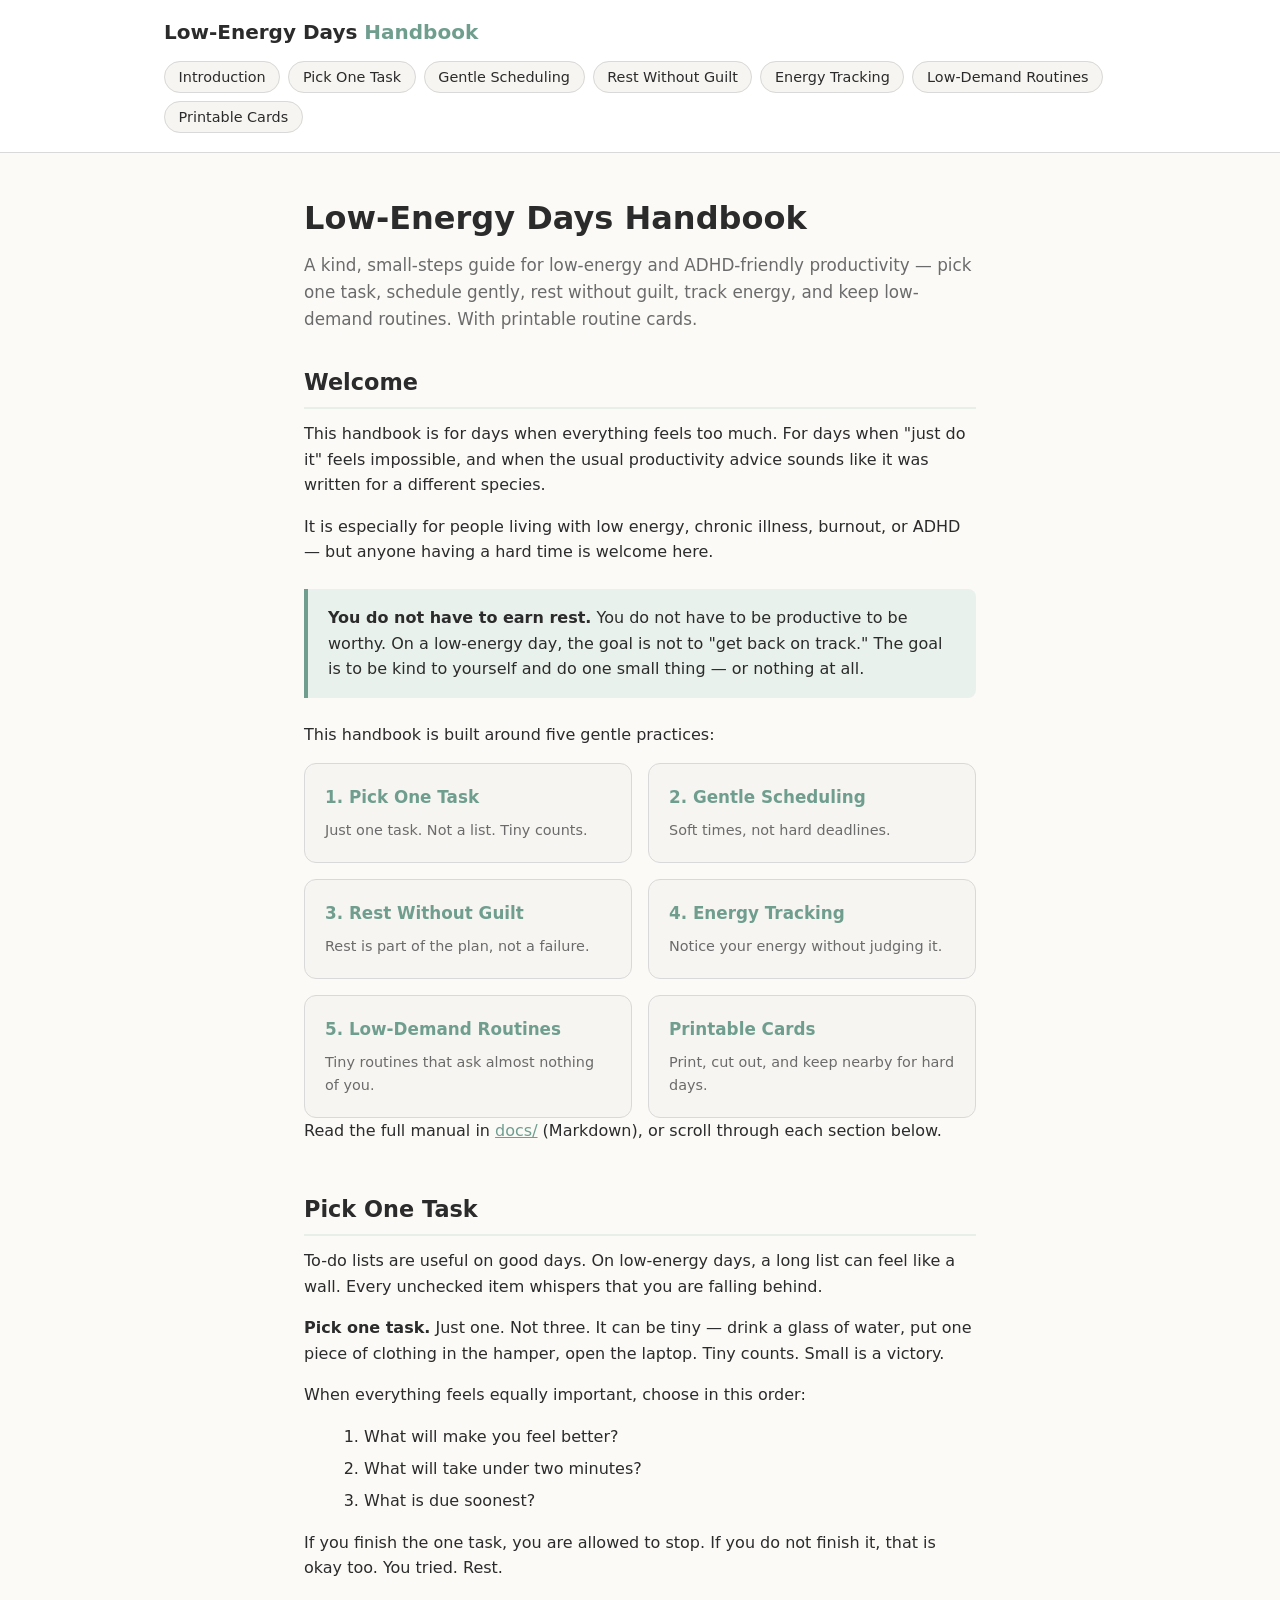
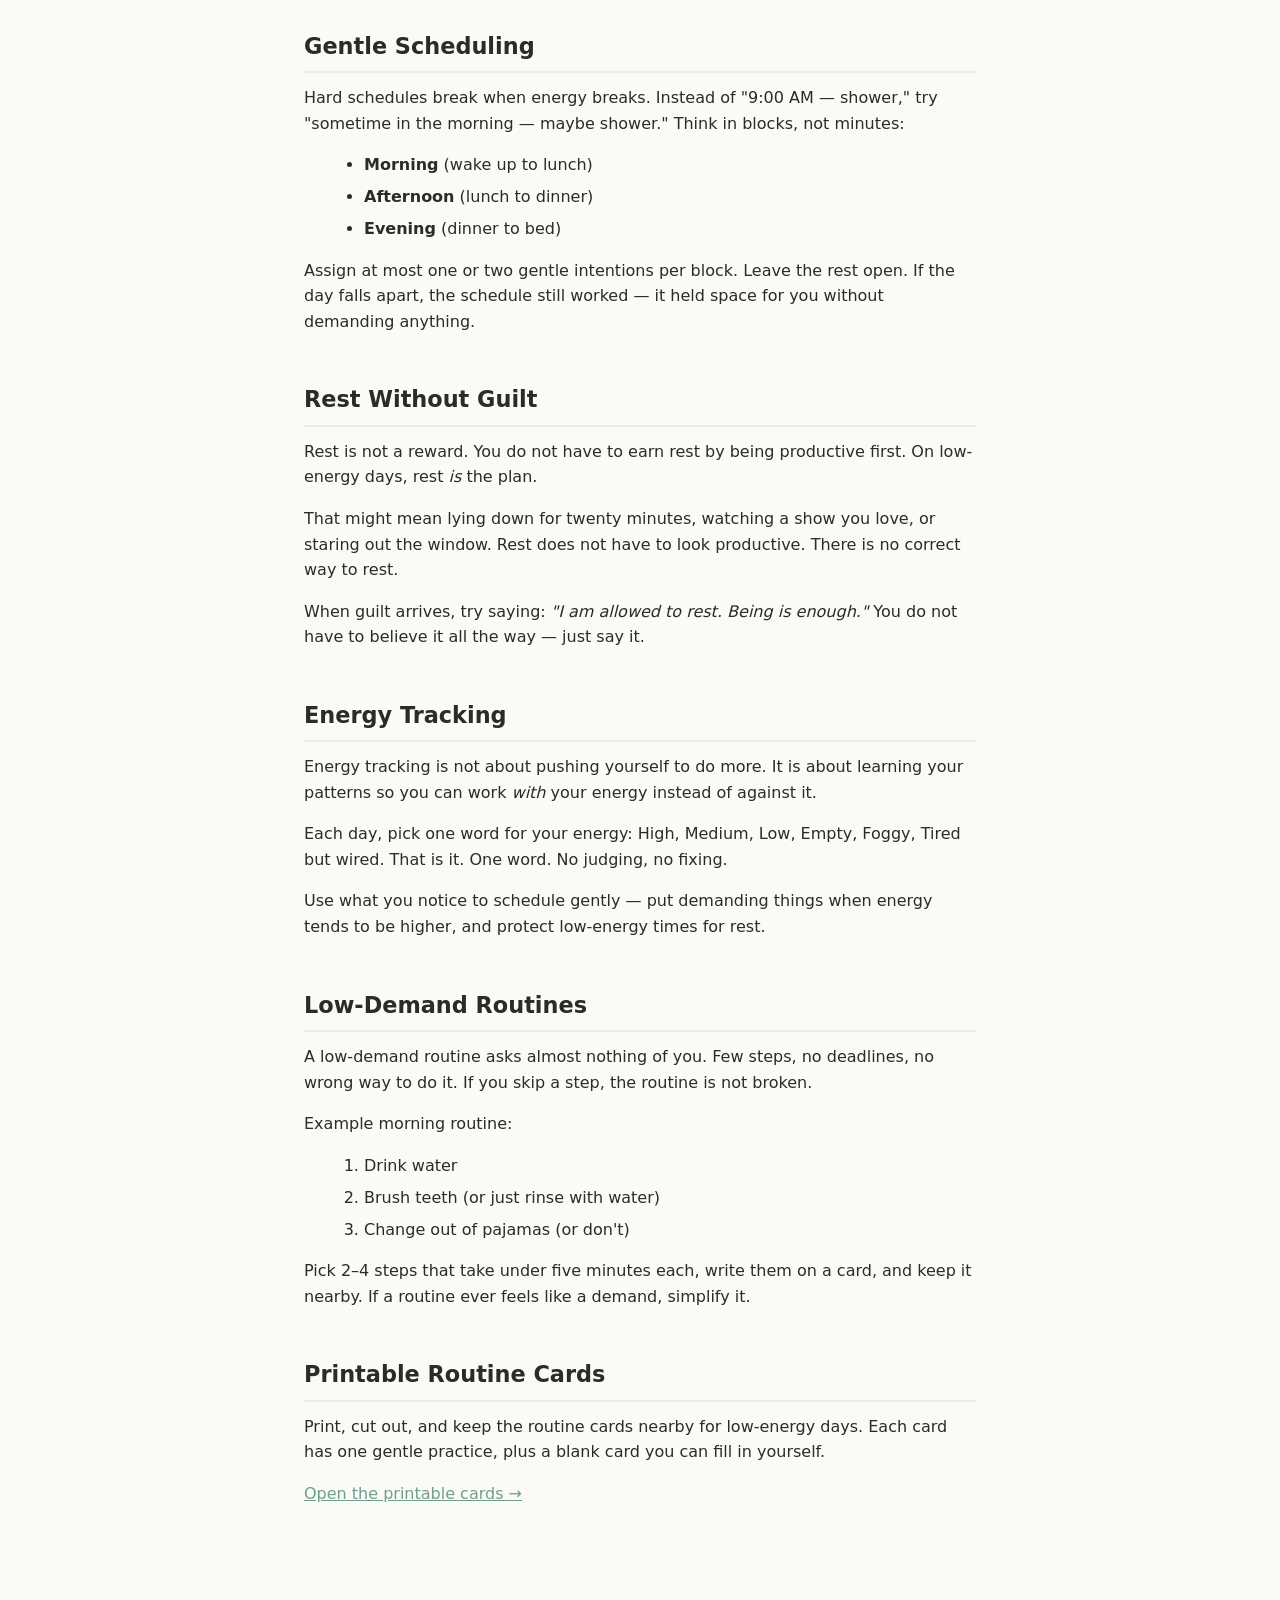
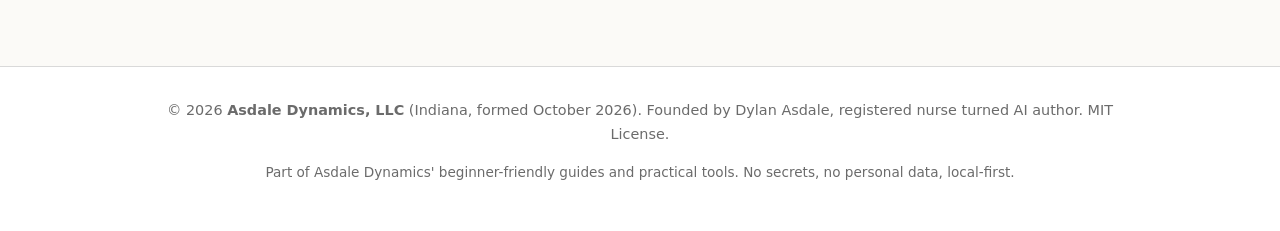
<file: site/index.html>
<!DOCTYPE html>
<html lang="en">
<head>
<meta charset="utf-8">
<meta name="viewport" content="width=device-width, initial-scale=1">
<title>Low-Energy Days Handbook — Asdale Dynamics, LLC</title>
<meta name="description" content="A kind, small-steps beginner manual for low-energy and ADHD-friendly productivity, with printable routine cards. By Asdale Dynamics, LLC.">
<link rel="stylesheet" href="css/style.css">
</head>
<body>

<header class="site-header">
  <div class="inner">
    <a href="#" class="site-brand">Low-Energy Days <span>Handbook</span></a>
    <ul class="site-nav">
      <li><a href="#intro">Introduction</a></li>
      <li><a href="#one-task">Pick One Task</a></li>
      <li><a href="#scheduling">Gentle Scheduling</a></li>
      <li><a href="#rest">Rest Without Guilt</a></li>
      <li><a href="#energy">Energy Tracking</a></li>
      <li><a href="#routines">Low-Demand Routines</a></li>
      <li><a href="cards.html" class="no-print">Printable Cards</a></li>
    </ul>
  </div>
</header>

<main>
  <h1 class="page-title">Low-Energy Days Handbook</h1>
  <p class="page-subtitle">A kind, small-steps guide for low-energy and ADHD-friendly productivity — pick one task, schedule gently, rest without guilt, track energy, and keep low-demand routines. With printable routine cards.</p>

  <section id="intro">
    <h2>Welcome</h2>
    <p>This handbook is for days when everything feels too much. For days when
    "just do it" feels impossible, and when the usual productivity advice sounds
    like it was written for a different species.</p>
    <p>It is especially for people living with low energy, chronic illness,
    burnout, or ADHD — but anyone having a hard time is welcome here.</p>
    <div class="callout">
      <p><strong>You do not have to earn rest.</strong> You do not have to be
      productive to be worthy. On a low-energy day, the goal is not to "get back
      on track." The goal is to be kind to yourself and do one small thing — or
      nothing at all.</p>
    </div>
    <p>This handbook is built around five gentle practices:</p>
    <div class="card-grid">
      <a href="#one-task" class="card">
        <h3>1. Pick One Task</h3>
        <p>Just one task. Not a list. Tiny counts.</p>
      </a>
      <a href="#scheduling" class="card">
        <h3>2. Gentle Scheduling</h3>
        <p>Soft times, not hard deadlines.</p>
      </a>
      <a href="#rest" class="card">
        <h3>3. Rest Without Guilt</h3>
        <p>Rest is part of the plan, not a failure.</p>
      </a>
      <a href="#energy" class="card">
        <h3>4. Energy Tracking</h3>
        <p>Notice your energy without judging it.</p>
      </a>
      <a href="#routines" class="card">
        <h3>5. Low-Demand Routines</h3>
        <p>Tiny routines that ask almost nothing of you.</p>
      </a>
      <a href="cards.html" class="card">
        <h3>Printable Cards</h3>
        <p>Print, cut out, and keep nearby for hard days.</p>
      </a>
    </div>
    <p class="no-print">Read the full manual in <a href="https://github.com/Asdale-Dynamics/low-energy-days-handbook/tree/main/docs">docs/</a> (Markdown), or scroll through each section below.</p>
  </section>

  <section id="one-task">
    <h2>Pick One Task</h2>
    <p>To-do lists are useful on good days. On low-energy days, a long list can
    feel like a wall. Every unchecked item whispers that you are falling behind.</p>
    <p><strong>Pick one task.</strong> Just one. Not three. It can be tiny —
    drink a glass of water, put one piece of clothing in the hamper, open the
    laptop. Tiny counts. Small is a victory.</p>
    <p>When everything feels equally important, choose in this order:</p>
    <ol>
      <li>What will make you feel better?</li>
      <li>What will take under two minutes?</li>
      <li>What is due soonest?</li>
    </ol>
    <p>If you finish the one task, you are allowed to stop. If you do not finish
    it, that is okay too. You tried. Rest.</p>
  </section>

  <section id="scheduling">
    <h2>Gentle Scheduling</h2>
    <p>Hard schedules break when energy breaks. Instead of "9:00 AM — shower,"
    try "sometime in the morning — maybe shower." Think in blocks, not minutes:</p>
    <ul>
      <li><strong>Morning</strong> (wake up to lunch)</li>
      <li><strong>Afternoon</strong> (lunch to dinner)</li>
      <li><strong>Evening</strong> (dinner to bed)</li>
    </ul>
    <p>Assign at most one or two gentle intentions per block. Leave the rest open.
    If the day falls apart, the schedule still worked — it held space for you
    without demanding anything.</p>
  </section>

  <section id="rest">
    <h2>Rest Without Guilt</h2>
    <p>Rest is not a reward. You do not have to earn rest by being productive
    first. On low-energy days, rest <em>is</em> the plan.</p>
    <p>That might mean lying down for twenty minutes, watching a show you love,
    or staring out the window. Rest does not have to look productive. There is
    no correct way to rest.</p>
    <p>When guilt arrives, try saying: <em>"I am allowed to rest. Being is
    enough."</em> You do not have to believe it all the way — just say it.</p>
  </section>

  <section id="energy">
    <h2>Energy Tracking</h2>
    <p>Energy tracking is not about pushing yourself to do more. It is about
    learning your patterns so you can work <em>with</em> your energy instead of
    against it.</p>
    <p>Each day, pick one word for your energy: High, Medium, Low, Empty, Foggy,
    Tired but wired. That is it. One word. No judging, no fixing.</p>
    <p>Use what you notice to schedule gently — put demanding things when energy
    tends to be higher, and protect low-energy times for rest.</p>
  </section>

  <section id="routines">
    <h2>Low-Demand Routines</h2>
    <p>A low-demand routine asks almost nothing of you. Few steps, no deadlines,
    no wrong way to do it. If you skip a step, the routine is not broken.</p>
    <p>Example morning routine:</p>
    <ol>
      <li>Drink water</li>
      <li>Brush teeth (or just rinse with water)</li>
      <li>Change out of pajamas (or don't)</li>
    </ol>
    <p>Pick 2–4 steps that take under five minutes each, write them on a card,
    and keep it nearby. If a routine ever feels like a demand, simplify it.</p>
  </section>

  <section class="no-print">
    <h2>Printable Routine Cards</h2>
    <p>Print, cut out, and keep the routine cards nearby for low-energy days.
    Each card has one gentle practice, plus a blank card you can fill in
    yourself.</p>
    <p><a href="cards.html">Open the printable cards &rarr;</a></p>
  </section>
</main>

<footer class="site-footer">
  <div class="inner">
    <p>&copy; 2026 <strong>Asdale Dynamics, LLC</strong> (Indiana, formed October 2026). Founded by Dylan Asdale, registered nurse turned AI author. MIT License.</p>
    <p style="margin-top:0.5rem; font-size:0.85rem;">Part of Asdale Dynamics' beginner-friendly guides and practical tools. No secrets, no personal data, local-first.</p>
  </div>
</footer>

<script src="js/site.js"></script>
</body>
</html>
</file>
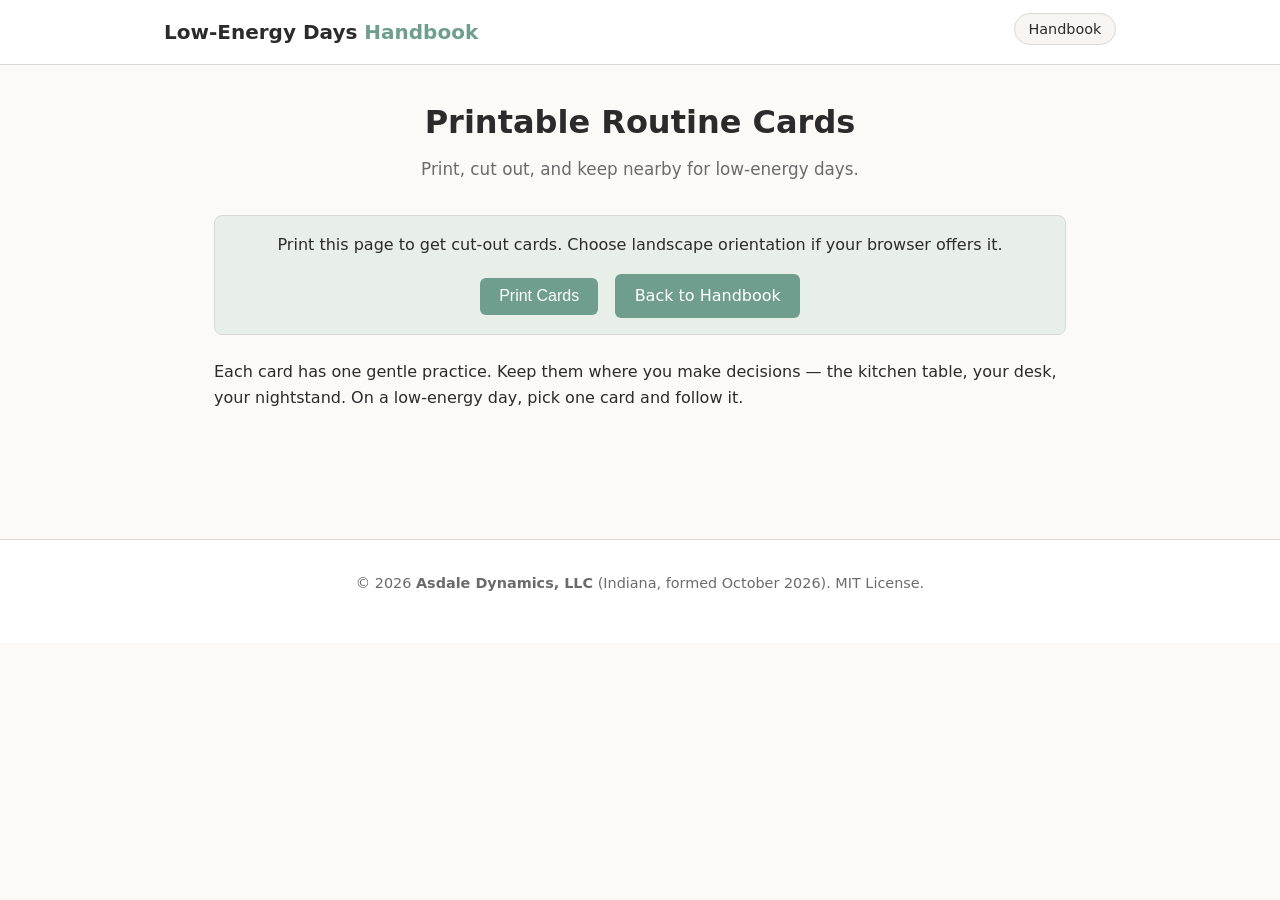
<file: site/cards.html>
<!DOCTYPE html>
<html lang="en">
<head>
<meta charset="utf-8">
<meta name="viewport" content="width=device-width, initial-scale=1">
<title>Printable Routine Cards — Low-Energy Days Handbook</title>
<meta name="description" content="Printable routine cards for low-energy and ADHD-friendly productivity. By Asdale Dynamics, LLC.">
<link rel="stylesheet" href="css/style.css">
<style>
  /* Cards page layout */
  .cards-page { max-width: 900px; margin: 0 auto; padding: 2rem 1.5rem 4rem; }
  .cards-page .page-title { text-align: center; }
  .cards-page .page-subtitle { text-align: center; }
  .print-notice {
    background: var(--accent-soft);
    border: 1px solid var(--border);
    border-radius: 8px;
    padding: 1rem;
    margin-bottom: 1.5rem;
    text-align: center;
  }
  .print-notice button, .print-notice a.print-link {
    background: var(--green);
    color: #fff;
    border: none;
    padding: 0.6rem 1.2rem;
    border-radius: 6px;
    font-size: 1rem;
    cursor: pointer;
    text-decoration: none;
    display: inline-block;
  }
  .print-notice button:hover, .print-notice a.print-link:hover { background: #5b8677; }
  .print-only { display: none; }
  /* Card sheet for printing */
  .card-sheet { display: none; }
  @media print {
    .cards-page { padding: 0; }
    .print-notice, .no-print, .site-header, .site-footer { display: none !important; }
    .card-sheet { display: block; }
    body { background: #fff; }
    .sheet { page-break-after: always; }
    .sheet:last-child { page-break-after: auto; }
    .card-grid-print {
      display: grid;
      grid-template-columns: repeat(3, 1fr);
      gap: 0.55in;
      margin: 0.5in;
    }
    .print-card {
      border: 2px solid #000;
      border-radius: 10px;
      padding: 0.55in 0.5in;
      break-inside: avoid;
      background: #fff;
      page-break-inside: avoid;
      position: relative;
    }
    .print-card .cut { position: absolute; top: 0; left: 0; right: 0; bottom: 0; border: 1px dashed #666; border-radius: 10px; pointer-events: none; }
    .print-card h3 { margin: 0 0 0.35rem; font-size: 1.15rem; color: #000; }
    .print-card p { margin: 0 0 0.5rem; font-size: 0.85rem; color: #111; line-height: 1.45; }
    .print-card .steps { margin: 0.4rem 0 0; padding-left: 0.9rem; font-size: 0.85rem; color: #222; }
    .print-card .steps li { margin-bottom: 0.18rem; }
    .print-card .label { font-size: 0.7rem; letter-spacing: 0.08em; color: #555; text-transform: uppercase; margin-bottom: 0.25rem; display: block; }
    .blank-card { border-style: dashed; }
  }
</style>
</head>
<body>

<header class="site-header no-print">
  <div class="inner">
    <a href="index.html" class="site-brand">Low-Energy Days <span>Handbook</span></a>
    <ul class="site-nav">
      <li><a href="index.html">Handbook</a></li>
    </ul>
  </div>
</header>

<div class="cards-page">
  <h1 class="page-title">Printable Routine Cards</h1>
  <p class="page-subtitle">Print, cut out, and keep nearby for low-energy days.</p>

  <div class="print-notice">
    <p>Print this page to get cut-out cards. Choose landscape orientation if your browser offers it.</p>
    <button onclick="window.print()">Print Cards</button>
    <a href="index.html" class="print-link" style="margin-left:0.75rem;">Back to Handbook</a>
  </div>

  <p>Each card has one gentle practice. Keep them where you make decisions — the kitchen table, your desk, your nightstand. On a low-energy day, pick one card and follow it.</p>

  <!-- Print-only sheet -->
  <div class="card-sheet">
    <div class="sheet">
      <div class="card-grid-print">
        <!-- Card 1: Pick One Task -->
        <article class="print-card">
          <span class="label">Pick One Task</span>
          <h3>One Task Only</h3>
          <p>Just one task. Not a list. It can be tiny: drink water, hang up one towel, open the laptop. Tiny counts.</p>
          <ul class="steps">
            <li>Choose one thing</li>
            <li>Do it (or try for 5 minutes)</li>
            <li>Stop — you are done</li>
          </ul>
          <div class="cut"></div>
        </article>
        <!-- Card 2: Gentle Schedule -->
        <article class="print-card">
          <span class="label">Gentle Schedule</span>
          <h3>Soft Times, Not Deadlines</h3>
          <p>Think in blocks: morning, afternoon, evening. One or two gentle intentions per block. No times attached.</p>
          <ul class="steps">
            <li>Morning: one small thing if able</li>
            <li>Afternoon: rest if needed</li>
            <li>Evening: get ready for bed when ready</li>
          </ul>
          <div class="cut"></div>
        </article>
        <!-- Card 3: Rest Without Guilt -->
        <article class="print-card">
          <span class="label">Rest Without Guilt</span>
          <h3>Rest Is the Plan</h3>
          <p>You do not have to earn rest. Lying down, watching a show, or doing nothing — all valid. No guilt.</p>
          <ul class="steps">
            <li>Rest fully</li>
            <li>Say: "I am allowed to rest"</li>
            <li>Being is enough</li>
          </ul>
          <div class="cut"></div>
        </article>
        <!-- Card 4: Energy Tracking -->
        <article class="print-card">
          <span class="label">Energy Tracking</span>
          <h3>Today's Energy</h3>
          <p>One word. No judging. No fixing.</p>
          <ul class="steps">
            <li>High / Medium / Low / Empty / Foggy</li>
            <li>Write the word down</li>
            <li>Plan gently around it</li>
          </ul>
          <div class="cut"></div>
        </article>
        <!-- Card 5: Low-Demand Routine -->
        <article class="print-card blank-card">
          <span class="label">Low-Demand Routine</span>
          <h3>My Gentle Routine</h3>
          <p>2&ndash;4 steps under five minutes each. Write your own.</p>
          <ul class="steps">
            <li>____________________</li>
            <li>____________________</li>
            <li>____________________</li>
          </ul>
          <div class="cut"></div>
        </article>
        <!-- Card 6: Blank -->
        <article class="print-card blank-card">
          <span class="label">Blank Card</span>
          <h3>Make Your Own</h3>
          <p>Write a practice that fits your life.</p>
          <ul class="steps">
            <li>____________________</li>
            <li>____________________</li>
            <li>____________________</li>
          </ul>
          <div class="cut"></div>
        </article>
      </div>
    </div>
  </div>
</div>

<footer class="site-footer no-print">
  <div class="inner">
    <p>&copy; 2026 <strong>Asdale Dynamics, LLC</strong> (Indiana, formed October 2026). MIT License.</p>
  </div>
</footer>

</body>
</html>
</file>
<file: site/css/style.css>
/* Low-Energy Days Handbook — site styles */

:root {
  --bg: #fbfaf7;
  --paper: #ffffff;
  --ink: #2b2b2b;
  --muted: #6b6b6b;
  --accent: #8fa6a3;
  --accent-soft: #e7efe8;
  --border: #d9d9d9;
  --card-bg: #f7f5f1;
  --green: #6f9e8f;
  --soft-green: #e9f1ec;
}

/* Reset */
* { box-sizing: border-box; }
html { scroll-behavior: smooth; }

body {
  margin: 0;
  font-family: system-ui, -apple-system, Segoe UI, Roboto, Helvetica, Arial, sans-serif;
  background: var(--bg);
  color: var(--ink);
  line-height: 1.6;
}

a { color: var(--green); text-decoration: underline; }
a:hover { color: #5b8677; }

/* Header */
.site-header {
  background: var(--paper);
  border-bottom: 1px solid var(--border);
  padding: 1rem 0;
  position: sticky;
  top: 0;
  z-index: 100;
}
.site-header .inner {
  max-width: 1000px;
  margin: 0 auto;
  padding: 0 1.5rem;
  display: flex;
  align-items: center;
  gap: 1rem;
  flex-wrap: wrap;
}
.site-brand {
  font-weight: 700;
  font-size: 1.25rem;
  color: var(--ink);
  text-decoration: none;
  margin-right: auto;
}
.site-brand span { color: var(--green); }

.site-nav { display: flex; gap: 0.5rem; flex-wrap: wrap; list-style: none; margin: 0; padding: 0; }
.site-nav li a {
  padding: 0.45rem 0.85rem;
  border: 1px solid var(--border);
  border-radius: 999px;
  background: var(--card-bg);
  color: var(--ink);
  text-decoration: none;
  font-size: 0.9rem;
}
.site-nav li a:hover { background: var(--soft-green); border-color: var(--green); }

/* Main */
main {
  max-width: 720px;
  margin: 0 auto;
  padding: 2.5rem 1.5rem 4rem;
}

.page-title {
  font-size: 2rem;
  margin: 0 0 0.5rem;
  color: var(--ink);
}
.page-subtitle {
  color: var(--muted);
  margin: 0 0 2rem;
  font-size: 1.05rem;
}

/* Sections */
section { margin-bottom: 3rem; }
section h2 {
  font-size: 1.4rem;
  margin-top: 0;
  margin-bottom: 0.75rem;
  color: var(--ink);
  border-bottom: 2px solid var(--accent-soft);
  padding-bottom: 0.4rem;
}
section h3 { font-size: 1.15rem; margin: 1.5rem 0 0.5rem; }
p { margin: 0 0 1rem; }
ul, ol { margin: 0 0 1rem 1.25rem; }
li { margin-bottom: 0.4rem; }

/* Cards */
.card-grid {
  display: grid;
  grid-template-columns: repeat(auto-fit, minmax(260px, 1fr));
  gap: 1rem;
  margin-top: 1rem;
}
.card {
  background: var(--card-bg);
  border: 1px solid var(--border);
  border-radius: 12px;
  padding: 1.25rem;
  text-decoration: none;
  color: var(--ink);
  display: block;
  transition: transform 0.15s, border-color 0.15s;
}
.card:hover {
  border-color: var(--green);
  transform: translateY(-2px);
}
.card h3 { margin: 0 0 0.5rem; font-size: 1.05rem; color: var(--green); }
.card p { margin: 0; font-size: 0.9rem; color: var(--muted); }

/* Callout */
.callout {
  background: var(--soft-green);
  border-left: 4px solid var(--green);
  padding: 1rem 1.25rem;
  border-radius: 0 8px 8px 0;
  margin: 1.5rem 0;
}
.callout p { margin: 0; }

/* Footer */
.site-footer {
  border-top: 1px solid var(--border);
  background: var(--paper);
  padding: 2rem 0;
  margin-top: 3rem;
}
.site-footer .inner {
  max-width: 1000px;
  margin: 0 auto;
  padding: 0 1.5rem;
  color: var(--muted);
  font-size: 0.9rem;
  text-align: center;
}

/* Print-friendly tweaks (also used by cards page) */
@media print {
  body { background: #fff; color: #000; }
  .site-header, .site-nav, .site-footer, .no-print { display: none !important; }
  .card-grid { grid-template-columns: repeat(3, 1fr); gap: 0.75rem; }
  .card { break-inside: avoid; border: 1px solid #000; padding: 0.9rem; }
}

/* Reduced motion */
@media (prefers-reduced-motion: reduce) {
  * { animation: none !important; transition: none !important; }
  html { scroll-behavior: auto; }
}
</file>
